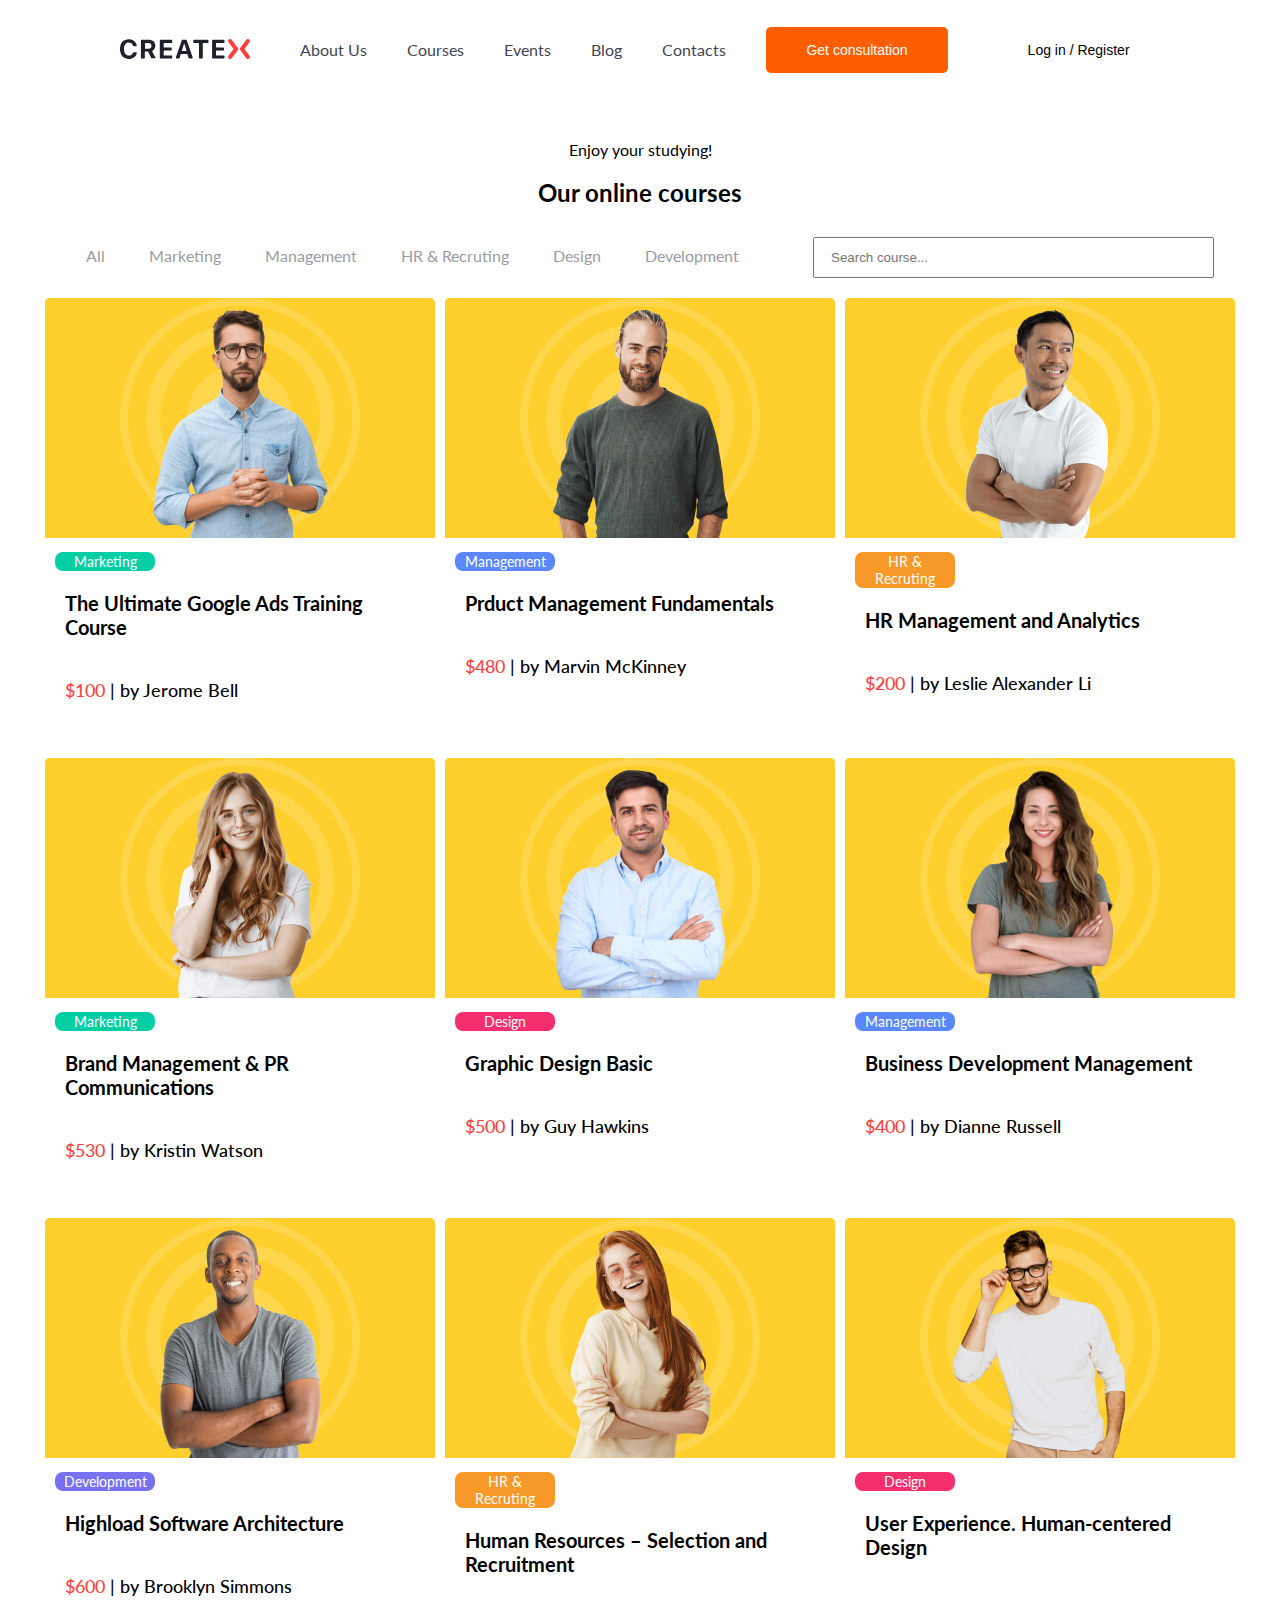
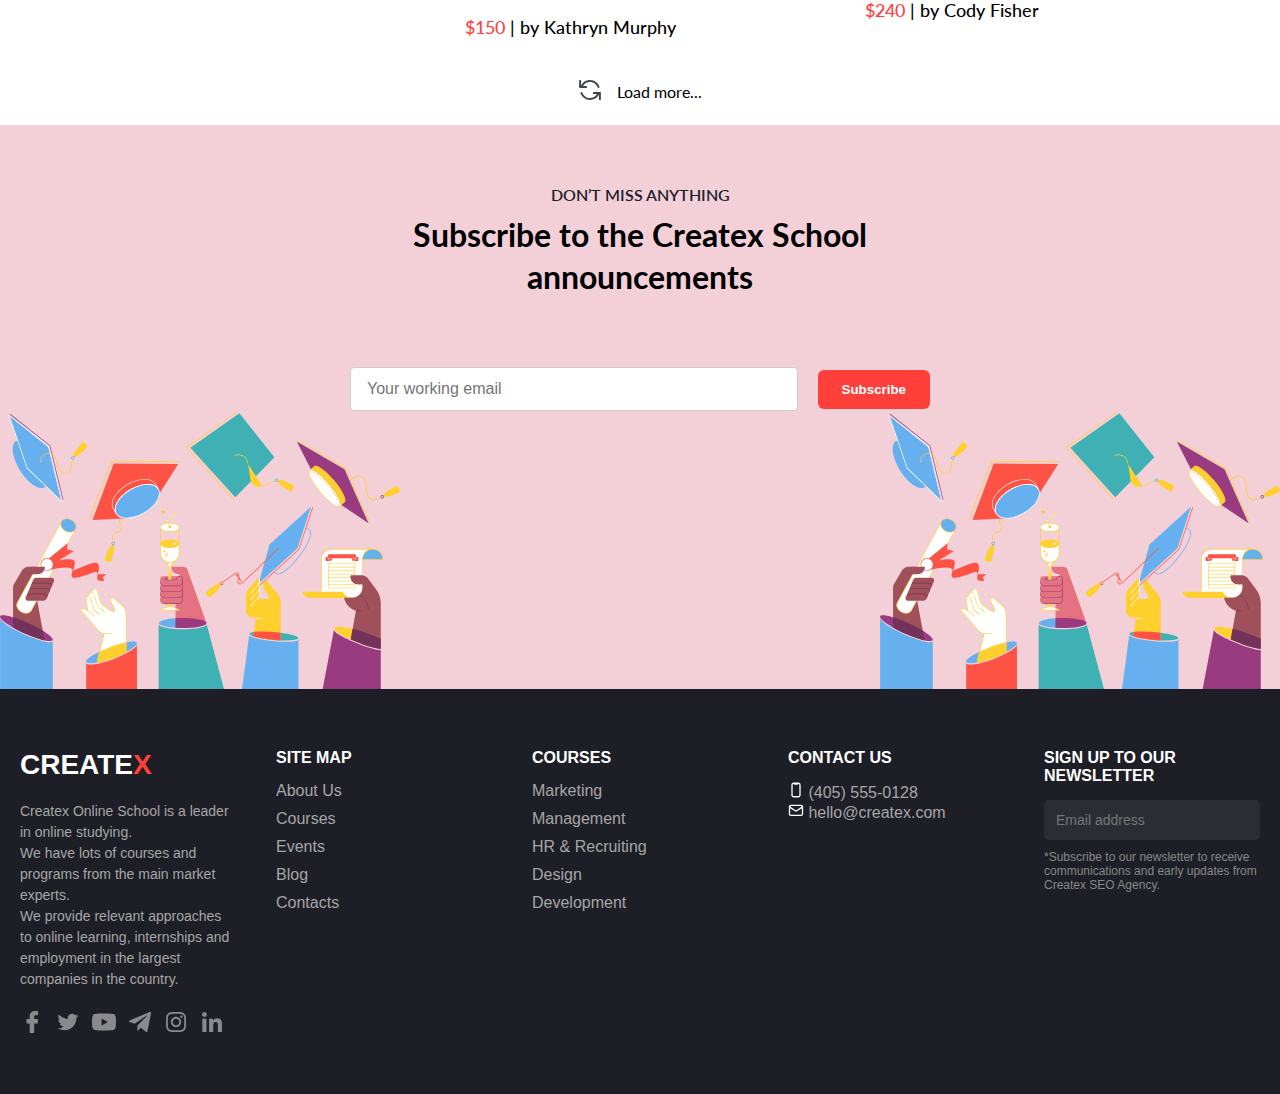
<file: page.html>
<!DOCTYPE html>
<html lang="en">
<head>
    <meta charset="UTF-8">
    <meta name="viewport" content="width=device-width, initial-scale=1.0">
    <title>Second page</title>
    <link rel="stylesheet" href="./page.css">
</head>
<body>

        <header>
        <div class="navbar container">
    
          <a href="./index.html">
            <img src="./assets/logo/logo.svg" alt="CreateX Logo" />
          </a>
    
          <div class="options">
            <a href="./index.html">About Us</a>
            <a href="#">Courses</a>
            <a href="#">Events</a>
            <a href="#">Blog</a>
            <a href="#">Contacts</a>
          </div>
    
          <div class="contact-btn">
            <button>Get consultation</button>
          </div>
    
          <div class="login-btn">
            <button>Log in / Register</button>
          </div>
        </div>
    </header> 



    <section class="courses container">

        <div class="title-course">
            <p>Enjoy your studying!</p> <br>
            <h2>Our online courses</h2>
        </div>
    </section>
    
    <section class="bar-menu">
        <div class="menu-bar">
            <a href="">All</a>
            <a href="">Marketing</a>
            <a href="">Management</a>
            <a href="">HR & Recruting</a>
            <a href="">Design</a>
            <a href="">Development</a>
            <input type="search" id="" placeholder="Search course...">
        </div>
    </section>
    
    
    <section class="teachers container">
    
        <div class="teacher-1">
            <img src="./assets/img/person-1.svg" alt="">
            <p class="level">Marketing</p>
            <p class="description">The Ultimate Google Ads Training Course</p>
            <p class="salary"> <span style="color: rgba(255, 66, 66, 1);">$100</span> | by Jerome Bell</p>
        </div>
        <div class="teacher-1">
            <img src="./assets/img/person-2.svg" alt="">
            <p class="level-1-1">Management</p>
            <p class="description">Prduct Management Fundamentals</p>
            <p class="salary"> <span style="color: rgba(255, 66, 66, 1);">$480</span> | by Marvin McKinney</p>
        </div>
        <div class="teacher-1">
            <img src="./assets/img/person-3.svg" alt="">
            <p class="level-1">HR & Recruting</p>
            <p class="description">HR  Management and Analytics</p>
            <p class="salary"> <span style="color: rgba(255, 66, 66, 1);">$200</span> | by Leslie Alexander Li</p>
        </div>
        <div class="teacher-1">
            <img src="./assets/img/person-4.svg" alt="">
            <p class="level-2">Marketing</p>
            <p class="description">Brand Management & PR Communications</p>
            <p class="salary"> <span style="color: rgba(255, 66, 66, 1);">$530</span> | by Kristin Watson</p>
        </div>
        <div class="teacher-1">
            <img src="./assets/img/person-5.svg" alt="">
            <p class="level-3">Design</p>
            <p class="description">Graphic Design Basic</p>
            <p class="salary"> <span style="color: rgba(255, 66, 66, 1);">$500</span> | by Guy Hawkins</p>
        </div>
        <div class="teacher-1">
            <img src="./assets/img/person-6.svg" alt="">
            <p class="level-4">Management</p>
            <p class="description">Business Development Management</p>
            <p class="salary"> <span style="color: rgba(255, 66, 66, 1);">$400</span> | by Dianne Russell</p>
        </div>
        <div class="teacher-1">
            <img src="./assets/img/person-7.svg" alt="">
            <p class="level-5">Development</p>
            <p class="description">Highload Software Architecture</p>
            <p class="salary"> <span style="color: rgba(255, 66, 66, 1);">$600</span> | by Brooklyn Simmons</p>
        </div>
        <div class="teacher-1">
            <img src="./assets/img/person-8.svg" alt="">
            <p class="level-6">HR & Recruting</p>
            <p class="description">Human Resources – Selection and Recruitment</p>
            <p class="salary"> <span style="color: rgba(255, 66, 66, 1);">$150</span> | by Kathryn Murphy</p>
        </div>
        <div class="teacher-1">
            <img src="./assets/img/person-9.svg" alt="">
            <p class="level-7">Design</p>
            <p class="description">User Experience. Human-centered Design</p>
            <p class="salary"> <span style="color: rgba(255, 66, 66, 1);">$240</span> | by Cody Fisher</p>
        </div>

        <div class="loading">
            <a href="">
                <img src="./assets/img/loading.svg" alt="">
            </a>
            <p>Load more...</p>
        </div>
    </section>

    <section class="footer-top">

        <div class="footer-title">
          <p style="text-transform: uppercase;">Don’t miss anything</p>
          <h2>Subscribe to the Createx School announcements</h2>
        </div>

        <div class="email-btn">
            <input type="email" placeholder="Your working email">
            <button>Subscribe</button>
          </div>
          
      
        <img class="img-left" src="./assets/img/illustration.svg" alt="">
        <img class="img-right" src="./assets/img/illustration.svg" alt="">
      
      </section>


      <footer class="footer">
        <div class="footer-container">
      
        
          <div class="footer-col about">
            <h3><span style="color: white;">CREATE</span><span style="color: #ff3f3a;">X</span></h3>
            <p>
              Createx Online School is a leader in online studying. <br>
              We have lots of courses and programs from the main market experts. <br>
              We provide relevant approaches to online learning, internships and employment in the largest companies in the country.
            </p>
            <div class="social-icons">
              <img src="./assets/logo/Facebook.svg" alt="Facebook">
              <img src="./assets/logo/Twitter.svg" alt="Twitter">
              <img src="./assets/logo/YouTube.svg" alt="YouTube">
              <img src="./assets/logo/telegram.svg" alt="Telegram">
              <img src="./assets/logo/Instagram.svg" alt="Instagram">
              <img src="./assets/logo/Linked-In.svg" alt="LinkedIn">
            </div>
          </div>
      
          
          <div class="footer-col">
            <h4>SITE MAP</h4>
            <ul>
              <li>About Us</li>
              <li>Courses</li>
              <li>Events</li>
              <li>Blog</li>
              <li>Contacts</li>
            </ul>
          </div>
      
        
          <div class="footer-col">
            <h4>COURSES</h4>
            <ul>
              <li>Marketing</li>
              <li>Management</li>
              <li>HR & Recruiting</li>
              <li>Design</li>
              <li>Development</li>
            </ul>
          </div>
      
        
          <div class="footer-col">
            <h4>CONTACT US</h4>
            <p> <img src="./assets/logo/iPhone.svg" alt=""> (405) 555-0128</p>
            <p> <img src="./assets/logo/Mail.svg" alt=""> hello@createx.com</p>
          </div>
      
       
          <div class="footer-col">
            <h4>SIGN UP TO OUR NEWSLETTER</h4>
            <div class="newsletter">
              <input type="email" placeholder="Email address">
              <button><img src="./assets/img/arrow.svg" alt=""></button>
            </div>
            <small>*Subscribe to our newsletter to receive communications and early updates from Createx SEO Agency.</small>
          </div>
      
        </div>
      </footer>

    
</body>
</html>
</file>
<file: page.css>
@import url('https://fonts.googleapis.com/css2?family=Lato:wght@300;400;700;900&display=swap');

* {
  margin: 0;
  padding: 0;
  box-sizing: border-box;
}

:root {
  --main-font: "Lato", sans-serif;
  --text-color: #424551;
  --top-header: white;
  --bottom-bg-color: rgba(232, 164, 180, 0.514);
  --btn-color: rgb(255, 94, 0);
}

body {
  min-width: 100vw;
  font-family: var(--main-font);
}

.container {
  max-width: 1200px;
  margin: 0 auto;
  position: relative;
}

header {
  background-color: var(--top-header);
  width: 100%;
  height: 100px;
  display: flex;
}

.navbar {
    display: flex;
    align-items: center;
    justify-content: space-between;
    padding:  20px;
    gap: 40px;
}

.options {
  display: flex;
  gap: 40px;
  
}

.options a {
  font-size: 16px;
  line-height: 160%;
  text-decoration: none;
  color: var(--text-color);
  transition: all 0.1s linear;
}

.options a:hover {
    transform: scale(1.05);
    color: rgb(255, 119, 0);
}

.navbar img {
    padding: 10px;
    max-height: 50px;
}

.contact-btn button,
.login-btn button {
    padding: 10px 25px;
    font-size: 14px;  
}

.contact-btn button {
  padding: 15px 40px;
  border: none;
  border-radius: 5px;
  background: var(--btn-color);
  transition: all 0.2s linear;
  cursor: pointer;
  color: #ffffff;
}

.contact-btn button:hover {
  transform: scale(1.05);
}

.login-btn button {
  padding: 15px 40px;
  border: none;
  border-radius: 5px;
  background-color: transparent;
  cursor: pointer;
}

.courses {
    display: flex;
    justify-content: center;
    align-items: center;
    text-align: center;
    font-family: var(--main-font);
    margin-top: 40px;
}


.bar-menu {
    display: flex;
    justify-content: center;
    align-items: center;
    text-align: center;
    margin-top: 30px;
}

.bar-menu a {
    padding: 10px 20px;
    border: none;
    text-decoration: none;
    color: rgba(154, 156, 165, 1);
    transition: all 0.2s linear;
    border-radius: 10px;
}

.bar-menu a:hover {
    transform: scale(1.05);
    color: #F75E05;
    border: 2px solid #F75E05;
}

.bar-menu input {
    padding: 11px 204px 11px 16px;
    margin-left: 50px;
}


.teachers {
    display: flex;
    flex-wrap: wrap;
    justify-content: center;
    gap: 10px; 
    max-width: 1200px;
}

.teacher-1 {
    margin-top: 20px;
    background: #fff;
    text-align: center;
    font-size: 18px;
    width: 390px;
    height: 430px;
}

.level {
    margin-top: 10px;
    margin-left: 10px;
    font-family: var(--main-font);
    font-size: 14px;
    width: 100px;
    padding: 1px 8px;
    background-color: rgba(3, 206, 164, 1);
    color: #fff;
    border-radius: 8px;
}

.description {
    font-size: 20px;
    font-weight: 700;
    padding: 20px;
    display: flex;
    text-align: start;
}

.salary {
    font-size: 18px;
    font-weight: 500;
    padding: 20px;
    text-align: start;
}

.teacher-1 {
    transition: all 0.2s linear;
}

.teacher-1:hover {
    transform: scale(1.05);
}


.level-1-1 {
    margin-top: 10px;
    margin-left: 10px;
    font-family: var(--main-font);
    font-size: 14px;
    width: 100px;
    padding: 1px 8px;
    background-color: rgba(90, 135, 252, 1);
    color: #fff;
    border-radius: 8px;
}

.level-1 {
    margin-top: 10px;
    margin-left: 10px;
    font-family: var(--main-font);
    font-size: 14px;
    width: 100px;
    padding: 1px 8px;
    background-color: rgba(248, 152, 40, 1);
    color: #fff;
    border-radius: 8px;
}

.level-2 {
    margin-top: 10px;
    margin-left: 10px;
    font-family: var(--main-font);
    font-size: 14px;
    width: 100px;
    padding: 1px 8px;
    background-color: rgba(3, 206, 164, 1);
    color: #fff;
    border-radius: 8px;
}

.level-3 {
    margin-top: 10px;
    margin-left: 10px;
    font-family: var(--main-font);
    font-size: 14px;
    width: 100px;
    padding: 1px 8px;
    background-color: rgba(245, 47, 110, 1);
    color: #fff;
    border-radius: 8px;
}

.level-4 {
    margin-top: 10px;
    margin-left: 10px;
    font-family: var(--main-font);
    font-size: 14px;
    width: 100px;
    padding: 1px 8px;
    background-color: rgba(90, 135, 252, 1);
    color: #fff;
    border-radius: 8px;
}

.level-5 {
    margin-top: 10px;
    margin-left: 10px;
    font-family: var(--main-font);
    font-size: 14px;
    width: 100px;
    padding: 1px 8px;
    background-color: rgba(119, 114, 241, 1);
    color: #fff;
    border-radius: 8px;
}

.level-6 {
    margin-top: 10px;
    margin-left: 10px;
    font-family: var(--main-font);
    font-size: 14px;
    width: 100px;
    padding: 1px 8px;
    background-color: rgba(248, 152, 40, 1);
    color: #fff;
    border-radius: 8px;
}

.level-7 {
    margin-top: 10px;
    margin-left: 10px;
    font-family: var(--main-font);
    font-size: 14px;
    width: 100px;
    padding: 1px 8px;
    background-color: rgba(245, 47, 110, 1);
    color: #fff;
    border-radius: 8px;
}

.loading {
    font-family: var(--main-font);
    margin-top: 20px;
    display: flex;
    justify-content: center;
    align-items: center;
    text-align: center;
    gap: 15px;
}

.footer-top {
    position: relative;
    margin-top: 20px;
    height: 564px;
    padding: 60px 20px;
    background-color: var(--bottom-bg-color);
    text-align: center;
    overflow: hidden;
}
  
.footer-title p {
    font-weight: 600;
    color: rgba(30, 33, 44, 1);
    margin-bottom: 10px;
}
  
.footer-title h2 {
    font-size: 32px;
    max-width: 600px;
    margin: 0 auto;
    line-height: 1.3;
}
  
.img-left,
.img-right {
    position: absolute;
    bottom: 0;
    width:400px;
    height: auto;
    z-index: 0;
}
  
.img-left {
    left: 0;
}
  
.img-right {
    right: 0;
}
  


.email-btn {
    display: flex;
    justify-content: center;
    align-items: center;
    gap: 20px;
    margin-top: 60px;
    padding: 10px;
    border-radius: 5px;
    max-width: 600px;
    margin-left: auto;
    margin-right: auto;
}
  
.email-btn input[type="email"] {
    padding: 12px 16px;
    flex: 1;
    border: 1px solid #ccc;
    border-radius: 4px;
    font-size: 16px;
    outline: none;
}
  
.email-btn button {
    padding: 12px 24px;
    background-color: #FF3F3A;
    border: none;
    color: white;
    font-weight: 600;
    border-radius: 6px;
    cursor: pointer;
    transition: all 0.3s ease;
}
  
.email-btn button:hover {
    background-color: #d7332f;
}


.footer {
    background-color: #1e1e26;
    color: #a6a6a6;
    padding: 60px 20px;
    font-family: Arial, sans-serif;
  }
  
.footer-container {
    max-width: 1300px;
    margin: auto;
    display: flex;
    flex-wrap: wrap;
    gap: 40px;
    justify-content: space-between;
}
  
.footer-col {
    flex: 80px;
    min-width: 200px;
}
  
.footer-col h4 {
    color: white;
    margin-bottom: 15px;
}
  
.footer-col ul {
    list-style: none;
    padding: 0;
}
  
.footer-col ul li {
    margin-bottom: 10px;
    cursor: pointer;
    transition: color 0.3s ease;
}
  
.footer-col ul li:hover {
    color: #ff3f3a;
}
  
.about h3 {
    font-size: 28px;
    margin-bottom: 20px;
}
  
.about p {
    font-size: 14px;
    line-height: 1.5;
}
  
.social-icons {
    margin-top: 20px;
    display: flex;
    gap: 12px;
}
  
.social-icons img {
    width: 24px;
    height: 24px;
    cursor: pointer;
    opacity: 0.8;
    transition: all 0.3s ease;
}
  
.social-icons img:hover {
    color: white;
    opacity: 10;
}
  
.newsletter {
    display: flex;
    background-color: #2c2c35;
    border-radius: 5px;
    overflow: hidden;
    margin-top: 10px;
    max-width: 280px;
}
  
.newsletter input {
    border: none;
    padding: 12px;
    background: transparent;
    color: white;
    flex: 1;
    font-size: 14px;
    outline: none;
}
  
.newsletter button {
    background-color: transparent;
    color: white;
    border: none;
    padding: 0 15px;
    font-size: 20px;
    cursor: pointer;
}
  
.footer small {
    font-size: 12px;
    margin-top: 10px;
    display: block;
    color: #888;
}
</file>
